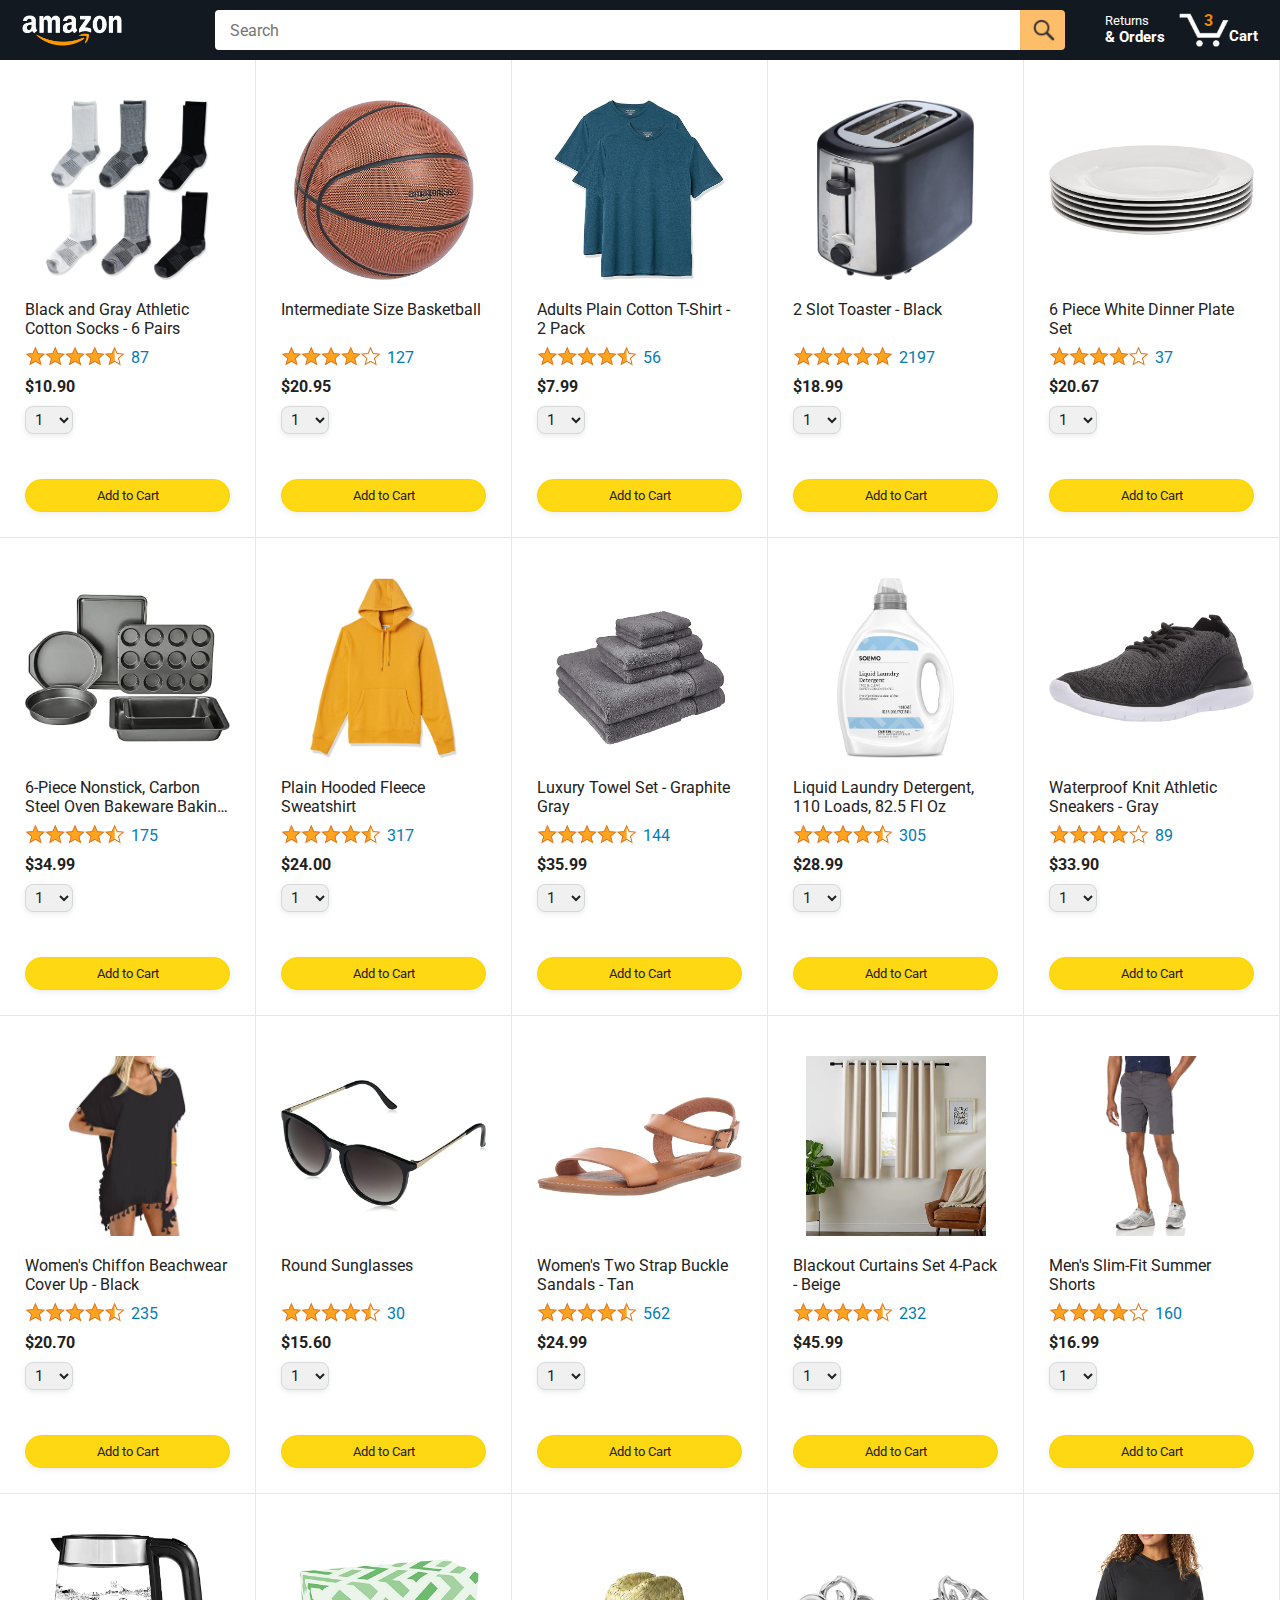
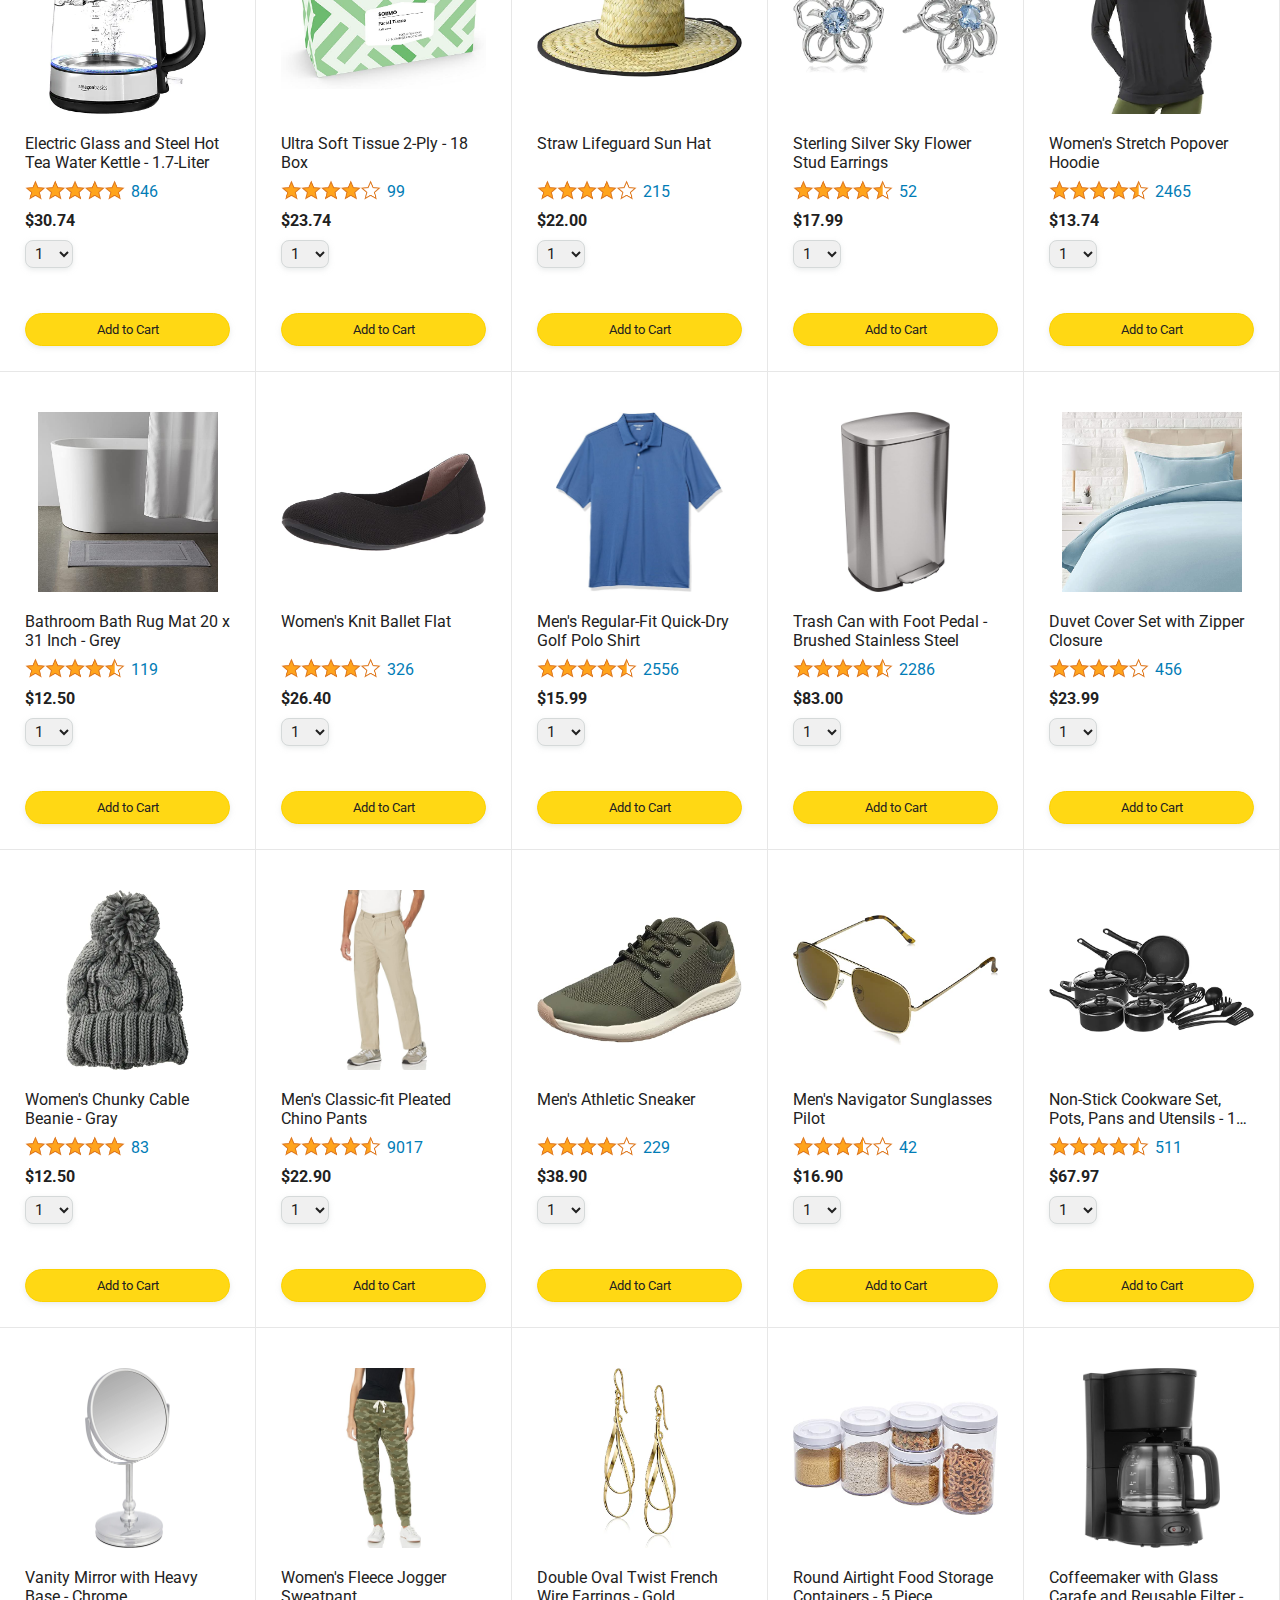
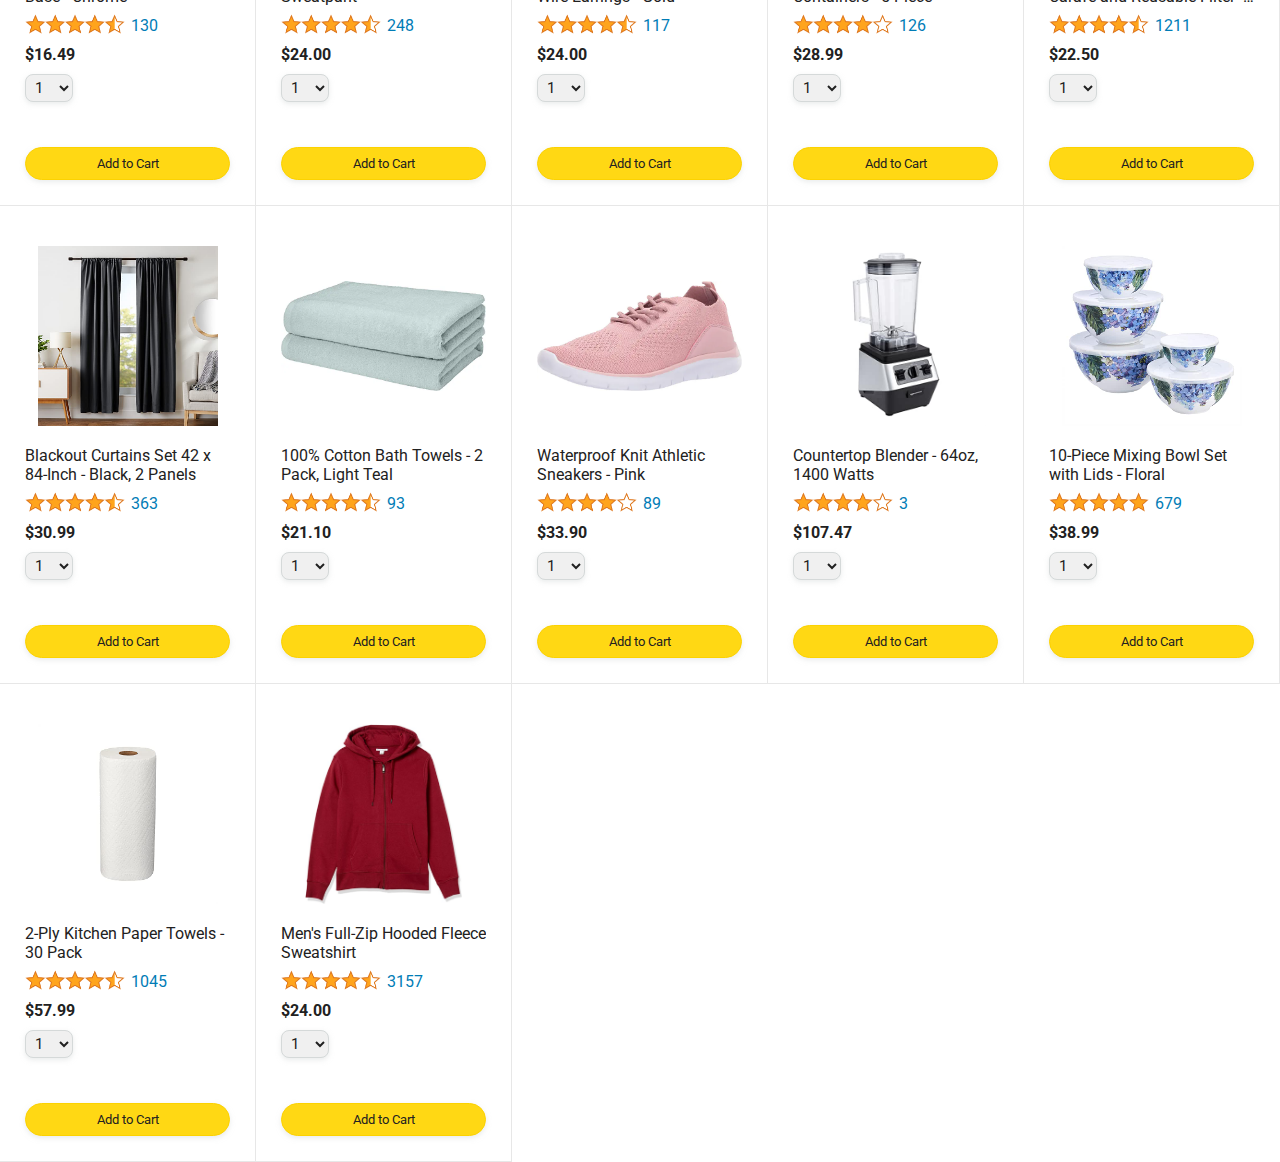
<file: index.html>
<!DOCTYPE html>
<html>
  <head>
    <title>Amazon Project</title>

    <!-- This code is needed for responsive design to work.
      (Responsive design = make the website look good on
      smaller screen sizes like a phone or a tablet). -->
    <meta name="viewport" content="width=device-width, initial-scale=1">

    <!-- Load a font called Roboto from Google Fonts. -->
    <link rel="preconnect" href="https://fonts.googleapis.com">
    <link rel="preconnect" href="https://fonts.gstatic.com" crossorigin>
    <link href="https://fonts.googleapis.com/css2?family=Roboto:wght@400;500;700&display=swap" rel="stylesheet">

    <!-- Here are the CSS files for this page. -->
    <link rel="stylesheet" href="styles/shared/general.css">
    <link rel="stylesheet" href="styles/shared/amazon-header.css">
    <link rel="stylesheet" href="styles/pages/amazon.css">
  </head>
  <body>
    <div class="amazon-header">
      <div class="amazon-header-left-section">
        <a href="index.html" class="header-link">
          <img class="amazon-logo"
            src="images/amazon-logo-white.png">
          <img class="amazon-mobile-logo"
            src="images/amazon-mobile-logo-white.png">
        </a>
      </div>

      <div class="amazon-header-middle-section">
        <input class="search-bar" type="text" placeholder="Search">

        <button class="search-button">
          <img class="search-icon" src="images/icons/search-icon.png">
        </button>
      </div>

      <div class="amazon-header-right-section">
        <a class="orders-link header-link" href="orders.html">
          <span class="returns-text">Returns</span>
          <span class="orders-text">& Orders</span>
        </a>

        <a class="cart-link header-link" href="checkout.html">
          <img class="cart-icon" src="images/icons/cart-icon.png">
          <div class="cart-quantity js-cart-quantity">3</div>
          <div class="cart-text">Cart</div>
        </a>
      </div>
    </div>
    
    <div class="main">
      <div  class="products-grid js-products-grid">

      </div>
    </div>

    
    <script type="module" src="scripts/amazon.js"></script>
  </body>
</html>
</file>
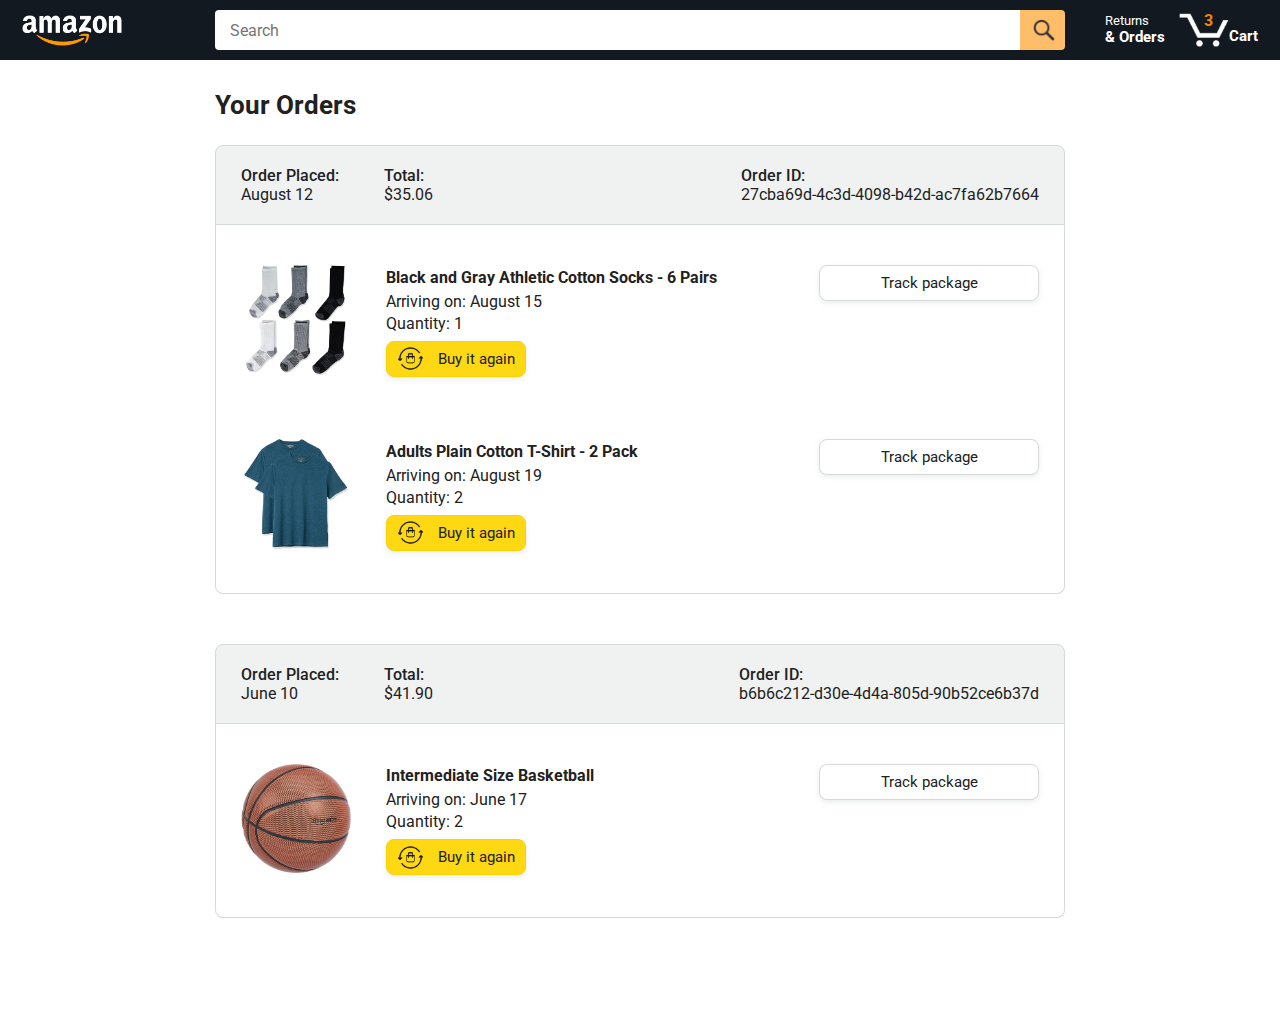
<file: orders.html>
<!DOCTYPE html>
<html>
  <head>
    <title>Orders</title>

    <!-- This code is needed for responsive design to work.
      (Responsive design = make the website look good on
      smaller screen sizes like a phone or a tablet). -->
    <meta name="viewport" content="width=device-width, initial-scale=1">

    <!-- Load a font called Roboto from Google Fonts. -->
    <link rel="preconnect" href="https://fonts.googleapis.com">
    <link rel="preconnect" href="https://fonts.gstatic.com" crossorigin>
    <link href="https://fonts.googleapis.com/css2?family=Roboto:wght@400;500;700&display=swap" rel="stylesheet">

    <!-- Here are the CSS files for this page. -->
    <link rel="stylesheet" href="styles/shared/general.css">
    <link rel="stylesheet" href="styles/shared/amazon-header.css">
    <link rel="stylesheet" href="styles/pages/orders.css">
  </head>
  <body>
    <div class="amazon-header">
      <div class="amazon-header-left-section">
        <a href="index.html" class="header-link">
          <img class="amazon-logo"
            src="images/amazon-logo-white.png">
          <img class="amazon-mobile-logo"
            src="images/amazon-mobile-logo-white.png">
        </a>
      </div>

      <div class="amazon-header-middle-section">
        <input class="search-bar" type="text" placeholder="Search">

        <button class="search-button">
          <img class="search-icon" src="images/icons/search-icon.png">
        </button>
      </div>

      <div class="amazon-header-right-section">
        <a class="orders-link header-link" href="orders.html">
          <span class="returns-text">Returns</span>
          <span class="orders-text">& Orders</span>
        </a>

        <a class="cart-link header-link" href="checkout.html">
          <img class="cart-icon" src="images/icons/cart-icon.png">
          <div class="cart-quantity">3</div>
          <div class="cart-text">Cart</div>
        </a>
      </div>
    </div>

    <div class="main">
      <div class="page-title">Your Orders</div>

      <div class="orders-grid">
        <div class="order-container">
          
          <div class="order-header">
            <div class="order-header-left-section">
              <div class="order-date">
                <div class="order-header-label">Order Placed:</div>
                <div>August 12</div>
              </div>
              <div class="order-total">
                <div class="order-header-label">Total:</div>
                <div>$35.06</div>
              </div>
            </div>

            <div class="order-header-right-section">
              <div class="order-header-label">Order ID:</div>
              <div>27cba69d-4c3d-4098-b42d-ac7fa62b7664</div>
            </div>
          </div>

          <div class="order-details-grid">
            <div class="product-image-container">
              <img src="images/products/athletic-cotton-socks-6-pairs.jpg">
            </div>

            <div class="product-details">
              <div class="product-name">
                Black and Gray Athletic Cotton Socks - 6 Pairs
              </div>
              <div class="product-delivery-date">
                Arriving on: August 15
              </div>
              <div class="product-quantity">
                Quantity: 1
              </div>
              <button class="buy-again-button button-primary">
                <img class="buy-again-icon" src="images/icons/buy-again.png">
                <span class="buy-again-message">Buy it again</span>
              </button>
            </div>

            <div class="product-actions">
              <a href="tracking.html">
                <button class="track-package-button button-secondary">
                  Track package
                </button>
              </a>
            </div>

            <div class="product-image-container">
              <img src="images/products/adults-plain-cotton-tshirt-2-pack-teal.jpg">
            </div>

            <div class="product-details">
              <div class="product-name">
                Adults Plain Cotton T-Shirt - 2 Pack
              </div>
              <div class="product-delivery-date">
                Arriving on: August 19
              </div>
              <div class="product-quantity">
                Quantity: 2
              </div>
              <button class="buy-again-button button-primary">
                <img class="buy-again-icon" src="images/icons/buy-again.png">
                <span class="buy-again-message">Buy it again</span>
              </button>
            </div>

            <div class="product-actions">
              <a href="tracking.html">
                <button class="track-package-button button-secondary">
                  Track package
                </button>
              </a>
            </div>
          </div>
        </div>

        <div class="order-container">

          <div class="order-header">
            <div class="order-header-left-section">
              <div class="order-date">
                <div class="order-header-label">Order Placed:</div>
                <div>June 10</div>
              </div>
              <div class="order-total">
                <div class="order-header-label">Total:</div>
                <div>$41.90</div>
              </div>
            </div>

            <div class="order-header-right-section">
              <div class="order-header-label">Order ID:</div>
              <div>b6b6c212-d30e-4d4a-805d-90b52ce6b37d</div>
            </div>
          </div>

          <div class="order-details-grid">
            <div class="product-image-container">
              <img src="images/products/intermediate-composite-basketball.jpg">
            </div>

            <div class="product-details">
              <div class="product-name">
                Intermediate Size Basketball
              </div>
              <div class="product-delivery-date">
                Arriving on: June 17
              </div>
              <div class="product-quantity">
                Quantity: 2
              </div>
              <button class="buy-again-button button-primary">
                <img class="buy-again-icon" src="images/icons/buy-again.png">
                <span class="buy-again-message">Buy it again</span>
              </button>
            </div>

            <div class="product-actions">
              <a href="tracking.html">
                <button class="track-package-button button-secondary">
                  Track package
                </button>
              </a>
            </div>
          </div>
        </div>
      </div>
    </div>
  </body>
</html>
</file>
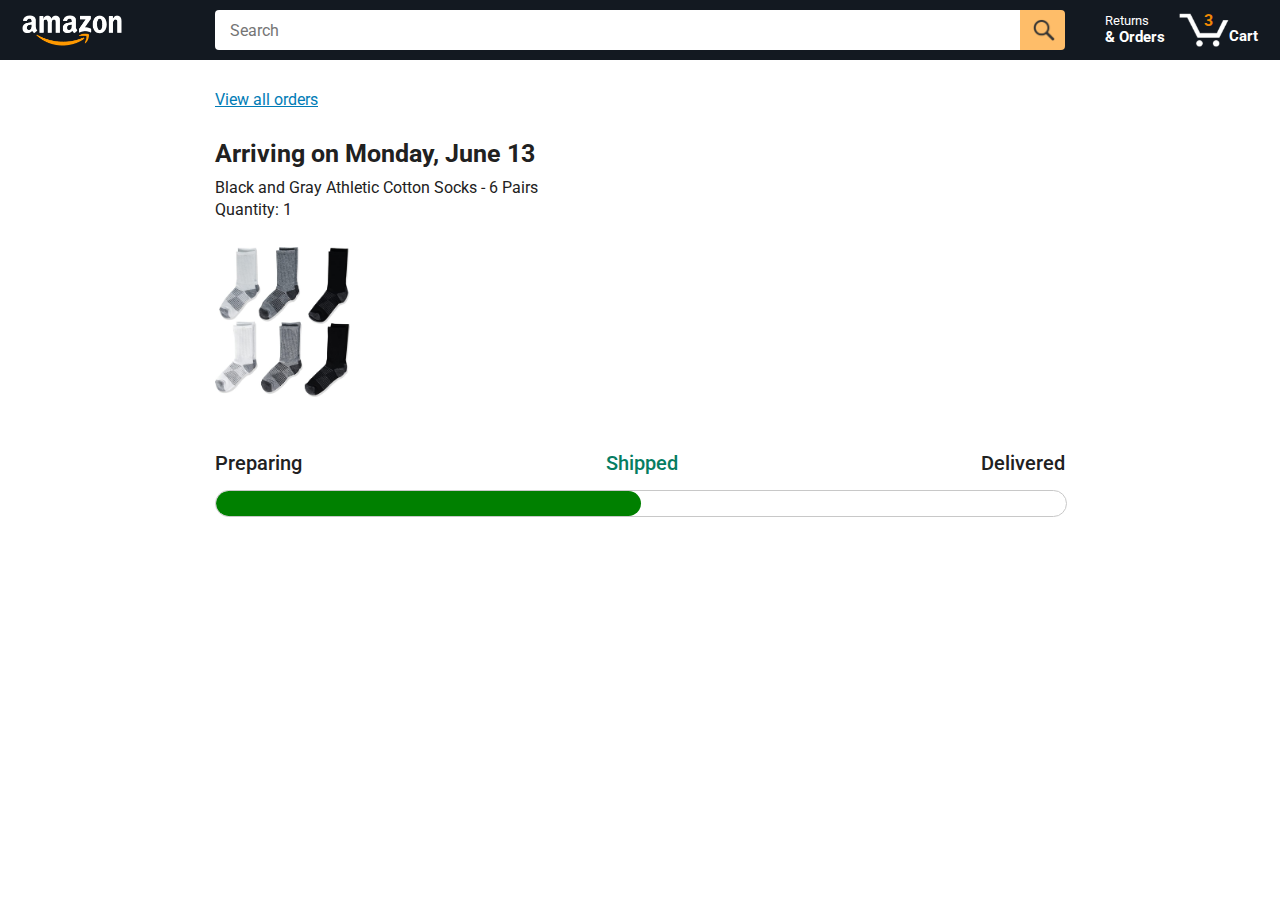
<file: tracking.html>
<!DOCTYPE html>
<html>
  <head>
    <title>Tracking</title>

    <!-- This code is needed for responsive design to work.
      (Responsive design = make the website look good on
      smaller screen sizes like a phone or a tablet). -->
    <meta name="viewport" content="width=device-width, initial-scale=1">

    <!-- Load a font called Roboto from Google Fonts. -->
    <link rel="preconnect" href="https://fonts.googleapis.com">
    <link rel="preconnect" href="https://fonts.gstatic.com" crossorigin>
    <link href="https://fonts.googleapis.com/css2?family=Roboto:wght@400;500;700&display=swap" rel="stylesheet">

    <!-- Here are the CSS files for this page. -->
    <link rel="stylesheet" href="styles/shared/general.css">
    <link rel="stylesheet" href="styles/shared/amazon-header.css">
    <link rel="stylesheet" href="styles/pages/tracking.css">
  </head>
  <body>
    <div class="amazon-header">
      <div class="amazon-header-left-section">
        <a href="index.html" class="header-link">
          <img class="amazon-logo"
            src="images/amazon-logo-white.png">
          <img class="amazon-mobile-logo"
            src="images/amazon-mobile-logo-white.png">
        </a>
      </div>

      <div class="amazon-header-middle-section">
        <input class="search-bar" type="text" placeholder="Search">

        <button class="search-button">
          <img class="search-icon" src="images/icons/search-icon.png">
        </button>
      </div>

      <div class="amazon-header-right-section">
        <a class="orders-link header-link" href="orders.html">
          <span class="returns-text">Returns</span>
          <span class="orders-text">& Orders</span>
        </a>

        <a class="cart-link header-link" href="checkout.html">
          <img class="cart-icon" src="images/icons/cart-icon.png">
          <div class="cart-quantity">3</div>
          <div class="cart-text">Cart</div>
        </a>
      </div>
    </div>

    <div class="main">
      <div class="order-tracking">
        <a class="back-to-orders-link link-primary" href="orders.html">
          View all orders
        </a>

        <div class="delivery-date">
          Arriving on Monday, June 13
        </div>

        <div class="product-info">
          Black and Gray Athletic Cotton Socks - 6 Pairs
        </div>

        <div class="product-info">
          Quantity: 1
        </div>

        <img class="product-image" src="images/products/athletic-cotton-socks-6-pairs.jpg">

        <div class="progress-labels-container">
          <div class="progress-label">
            Preparing
          </div>
          <div class="progress-label current-status">
            Shipped
          </div>
          <div class="progress-label">
            Delivered
          </div>
        </div>

        <div class="progress-bar-container">
          <div class="progress-bar"></div>
        </div>
      </div>
    </div>
  </body>
</html>
</file>
<file: styles/shared/general.css>
body {
  font-family: Roboto, Arial;
  color: rgb(33, 33, 33);
  /* The <body> element has a default margin of 8px
     on all sides. This removes the default margins. */
  margin: 0;
}

/* <p> elements have a default margin on the top
   and bottom. This removes the default margins. */
p {
  margin: 0;
}

button {
  cursor: pointer;
}

select {
  cursor: pointer;
}

input, select, button {
  font-family: Roboto, Arial;
}

.button-primary {
  color: rgb(33, 33, 33);
  background-color: rgb(255, 216, 20);
  border: 1px solid rgb(252, 210, 0);
  border-radius: 8px;
  cursor: pointer;
  box-shadow: 0 2px 5px rgba(213, 217, 217, 0.5);
}

.button-primary:hover {
  background-color: rgb(247, 202, 0);
  border: 1px solid rgb(242, 194, 0);
}

.button-primary:active {
  background: rgb(255, 216, 20);
  border-color: rgb(252, 210, 0);
  box-shadow: none;
}

.button-secondary {
  color: rgb(33, 33, 33);
  background: white;
  border: 1px solid rgb(213, 217, 217);
  border-radius: 8px;
  cursor: pointer;
  box-shadow: 0 2px 5px rgba(213, 217, 217, 0.5);
}

.button-secondary:hover {
  background-color: rgb(247, 250, 250);
}

.button-secondary:active {
  background-color: rgb(237, 253, 255);
  box-shadow: none;
}

/* These styles will limit text to 2 lines. Anything
   beyond 2 lines will be replaced with "..."
   You can find this code by using an A.I. tool or by
   searching in Google.
   https://css-tricks.com/almanac/properties/l/line-clamp/ */
.limit-text-to-2-lines {
  display: -webkit-box;
  -webkit-line-clamp: 2;
  -webkit-box-orient: vertical;
  overflow: hidden;
}

.link-primary {
  color: rgb(1, 124, 182);
  cursor: pointer;
}

.link-primary:hover {
  color: rgb(196, 80, 0);
}

/* Styles for dropdown selectors. */
select {
  color: rgb(33, 33, 33);
  background-color: rgb(240, 240, 240);
  border: 1px solid rgb(213, 217, 217);
  border-radius: 8px;
  padding: 3px 5px;
  font-size: 15px;
  cursor: pointer;
  box-shadow: 0 2px 5px rgba(213, 217, 217, 0.5);
}

select:focus,
input:focus {
  outline: 2px solid rgb(255, 153, 0);
}
</file>
<file: styles/shared/amazon-header.css>
.amazon-header {
  background-color: rgb(19, 25, 33);
  color: white;
  padding-left: 15px;
  padding-right: 15px;

  display: flex;
  align-items: center;
  justify-content: space-between;

  position: fixed;
  top: 0;
  left: 0;
  right: 0;
  height: 60px;
}

.amazon-header-left-section {
  width: 180px;
}

@media (max-width: 800px) {
  .amazon-header-left-section {
    width: unset;
  }
}

.header-link {
  display: inline-block;
  padding: 6px;
  border-radius: 2px;
  cursor: pointer;
  text-decoration: none;
  border: 1px solid rgba(0, 0, 0, 0);
}

.header-link:hover {
  border: 1px solid white;
}

.amazon-logo {
  width: 100px;
  margin-top: 5px;
}

.amazon-mobile-logo {
  display: none;
}

@media (max-width: 575px) {
  .amazon-logo {
    display: none;
  }

  .amazon-mobile-logo {
    display: block;
    height: 35px;
    margin-top: 5px;
  }
}

.amazon-header-middle-section {
  flex: 1;
  max-width: 850px;
  margin-left: 10px;
  margin-right: 10px;
  display: flex;
}

.search-bar {
  flex: 1;
  width: 0;
  font-size: 16px;
  height: 38px;
  padding-left: 15px;
  border: none;
  border-top-left-radius: 4px;
  border-bottom-left-radius: 4px;
  border-top-right-radius: 0;
  border-bottom-right-radius: 0;
}

.search-button {
  background-color: rgb(254, 189, 105);
  border: none;
  width: 45px;
  height: 40px;
  border-top-right-radius: 4px;
  border-bottom-right-radius: 4px;
  flex-shrink: 0;
}

.search-icon {
  height: 22px;
  margin-left: 2px;
  margin-top: 3px;
}

.amazon-header-right-section {
  width: 180px;
  flex-shrink: 0;
  display: flex;
  justify-content: end;
}

.orders-link {
  color: white;
}

.returns-text {
  display: block;
  font-size: 13px;
}

.orders-text {
  display: block;
  font-size: 15px;
  font-weight: 700;
}

.cart-link {
  color: white;
  display: flex;
  align-items: center;
  position: relative;
}

.cart-icon {
  width: 50px;
}

.cart-text {
  margin-top: 12px;
  font-size: 15px;
  font-weight: 700;
}

.cart-quantity {
  color: rgb(240, 136, 4);
  font-size: 16px;
  font-weight: 700;

  position: absolute;
  top: 4px;
  left: 22px;
  
  width: 26px;
  text-align: center;
}
</file>
<file: styles/pages/amazon.css>
.main {
  margin-top: 60px;
}

.products-grid {
  display: grid;

  /* - In CSS Grid, 1fr means a column will take up the
       remaining space in the grid.
     - If we write 1fr 1fr ... 1fr; 8 times, this will
       divide the grid into 8 columns, each taking up an
       equal amount of the space.
     - repeat(8, 1fr); is a shortcut for repeating "1fr"
       8 times (instead of typing out "1fr" 8 times).
       repeat(...) is a special property that works with
       display: grid; */
  grid-template-columns: repeat(8, 1fr);
}

/* @media is used to create responsive design (making the
   website look good on any screen size). This @media
   means when the screen width is 2000px or less, we
   will divide the grid into 7 columns instead of 8. */
@media (max-width: 2000px) {
  .products-grid {
    grid-template-columns: repeat(7, 1fr);
  }
}

/* This @media means when the screen width is 1600px or
   less, we will divide the grid into 6 columns. */
@media (max-width: 1600px) {
  .products-grid {
    grid-template-columns: repeat(6, 1fr);
  }
}

@media (max-width: 1300px) {
  .products-grid {
    grid-template-columns: repeat(5, 1fr);
  }
}

@media (max-width: 1000px) {
  .products-grid {
    grid-template-columns: repeat(4, 1fr);
  }
}

@media (max-width: 800px) {
  .products-grid {
    grid-template-columns: repeat(3, 1fr);
  }
}

@media (max-width: 575px) {
  .products-grid {
    grid-template-columns: repeat(2, 1fr);
  }
}

@media (max-width: 450px) {
  .products-grid {
    grid-template-columns: 1fr;
  }
}

.product-container {
  padding-top: 40px;
  padding-bottom: 25px;
  padding-left: 25px;
  padding-right: 25px;

  border-right: 1px solid rgb(231, 231, 231);
  border-bottom: 1px solid rgb(231, 231, 231);

  display: flex;
  flex-direction: column;
}

.product-image-container {
  display: flex;
  justify-content: center;
  align-items: center;

  height: 180px;
  margin-bottom: 20px;
}

.product-image {
  /* Images will overflow their container by default. To
    prevent this, we set max-width and max-height to 100%
    so they stay inside their container. */
  max-width: 100%;
  max-height: 100%;
}

.product-name {
  height: 40px;
  margin-bottom: 5px;
}

.product-rating-container {
  display: flex;
  align-items: center;
  margin-bottom: 10px;
}

.product-rating-stars {
  width: 100px;
  margin-right: 6px;
}

.product-rating-count {
  color: rgb(1, 124, 182);
  cursor: pointer;
  margin-top: 3px;
}

.product-price {
  font-weight: 700;
  margin-bottom: 10px;
}

.product-quantity-container {
  margin-bottom: 17px;
}

.product-spacer {
  flex: 1;
}

.added-to-cart {
  color: rgb(6, 125, 98);
  font-size: 16px;

  display: flex;
  align-items: center;
  margin-bottom: 8px;

  /* At first, the "Added to cart" message will
     be invisible. Use JavaScript to change the
     opacity and make it visible. */
  opacity: 0;
}

.added-to-cart img {
  height: 20px;
  margin-right: 5px;
}

.add-to-cart-button {
  width: 100%;
  padding: 8px;
  border-radius: 50px;
}
</file>
<file: styles/pages/orders.css>
.main {
  max-width: 850px;
  margin-top: 90px;
  margin-bottom: 100px;
  padding-left: 20px;
  padding-right: 20px;

  /* margin-left: auto;
     margin-right auto;
     Is a trick for centering an element horizontally
     without needing a container. */
  margin-left: auto;
  margin-right: auto;
}

.page-title {
  font-weight: 700;
  font-size: 26px;
  margin-bottom: 25px;
}

.orders-grid {
  display: grid;
  grid-template-columns: 1fr;
  row-gap: 50px;
}

.order-header {
  background-color: rgb(240, 242, 242);
  border: 1px solid rgb(213, 217, 217);

  display: flex;
  align-items: center;
  justify-content: space-between;

  padding: 20px 25px;
  border-top-left-radius: 8px;
  border-top-right-radius: 8px;
}

.order-header-left-section {
  display: flex;
  flex-shrink: 0;
}

.order-header-label {
  font-weight: 500;
}

.order-date,
.order-total {
  margin-right: 45px;
}

.order-header-right-section {
  flex-shrink: 1;
}

@media (max-width: 575px) {
  .order-header {
    flex-direction: column;
    align-items: start;
    line-height: 23px;
    padding: 15px;
  }

  .order-header-left-section {
    flex-direction: column;
  }

  .order-header-label {
    margin-right: 5px;
  }

  .order-date,
  .order-total {
    display: grid;
    grid-template-columns: auto 1fr;
    margin-right: 0;
  }

  .order-header-right-section {
    display: grid;
    grid-template-columns: auto 1fr;
  }
}

.order-details-grid {
  padding: 40px 25px;
  border: 1px solid rgb(213, 217, 217);
  border-top: none;
  border-bottom-left-radius: 8px;
  border-bottom-right-radius: 8px;

  display: grid;
  grid-template-columns: 110px 1fr 220px;
  column-gap: 35px;
  row-gap: 60px;
  align-items: center;
}

@media (max-width: 800px) {
  .order-details-grid {
    grid-template-columns: 110px 1fr;
    row-gap: 0;
    padding-bottom: 8px;
  }
}

@media (max-width: 450px) {
  .order-details-grid {
    grid-template-columns: 1fr;
  }
}

.product-image-container {
  text-align: center;
}

.product-image-container img {
  max-width: 110px;
  max-height: 110px;
}

.product-name {
  font-weight: 700;
  margin-bottom: 5px;
}

.product-delivery-date {
  margin-bottom: 3px;
}

.product-quantity {
  margin-bottom: 8px;
}

.buy-again-button {
  font-size: 15px;
  width: 140px;
  height: 36px;
  border-radius: 8px;

  display: flex;
  align-items: center;
  justify-content: center;
}

.buy-again-icon {
  width: 25px;
  margin-right: 15px;
}

.product-actions {
  align-self: start;
}

.track-package-button {
  width: 100%;
  font-size: 15px;
  padding: 8px;
}

@media (max-width: 800px) {
  .buy-again-button {
    margin-bottom: 10px;
  }

  .product-actions {
    /* grid-column: 2 means this element will be placed
       in column 2 in the grid. (Normally, the column that
       an element is placed in is determined by the order
       of the elements in the HTML. grid-column overrides
       this default ordering). */
    grid-column: 2;
    margin-bottom: 30px;
  }

  .track-package-button {
    width: 140px;
  }
}

@media (max-width: 450px) {
  .product-image-container {
    text-align: center;
    margin-bottom: 25px;
  }

  .product-image-container img {
    max-width: 150px;
    max-height: 150px;
  }

  .product-name {
    margin-bottom: 10px;
  }

  .product-quantity {
    margin-bottom: 15px;
  }

  .buy-again-button {
    width: 100%;
    margin-bottom: 15px;
  }

  .product-actions {
    /* grid-column: auto; undos grid-column: 2; from above.
       This element will now be placed in its normal column
       in the grid. */
    grid-column: auto;
    margin-bottom: 70px;
  }

  .track-package-button {
    width: 100%;
    padding: 12px;
  }
}
</file>
<file: styles/pages/tracking.css>
.main {
  max-width: 850px;
  margin-top: 90px;
  margin-bottom: 100px;
  padding-left: 30px;
  padding-right: 30px;

  /* margin-left: auto;
     margin-right auto;
     Is a trick for centering an element horizontally
     without needing a container. */
  margin-left: auto;
  margin-right: auto;
}

.back-to-orders-link {
  display: inline-block;
  margin-bottom: 30px;
}

.delivery-date {
  font-size: 25px;
  font-weight: 700;
  margin-bottom: 10px;
}

.product-info {
  margin-bottom: 3px;
}

.product-image {
  max-width: 150px;
  max-height: 150px;
  margin-top: 25px;
  margin-bottom: 50px;
}

.progress-labels-container {
  display: flex;
  justify-content: space-between;
  font-size: 20px;
  font-weight: 500;
  margin-bottom: 15px;
}

.current-status {
  color: rgb(6, 125, 98);
}

@media (max-width: 575px) {
  .progress-labels-container {
    font-size: 16px;
  }
}

@media (max-width: 450px) {
  .progress-labels-container {
    flex-direction: column;
    margin-bottom: 5px;
  }

  .progress-label {
    margin-bottom: 3px;
  }
}

.progress-bar-container {
  height: 25px;
  width: 100%;

  border: 1px solid rgb(200, 200, 200);
  border-radius: 50px;
  overflow: hidden;
}

.progress-bar {
  height: 100%;
  background-color: green;
  border-radius: 50px;
  width: 50%;
}
</file>
